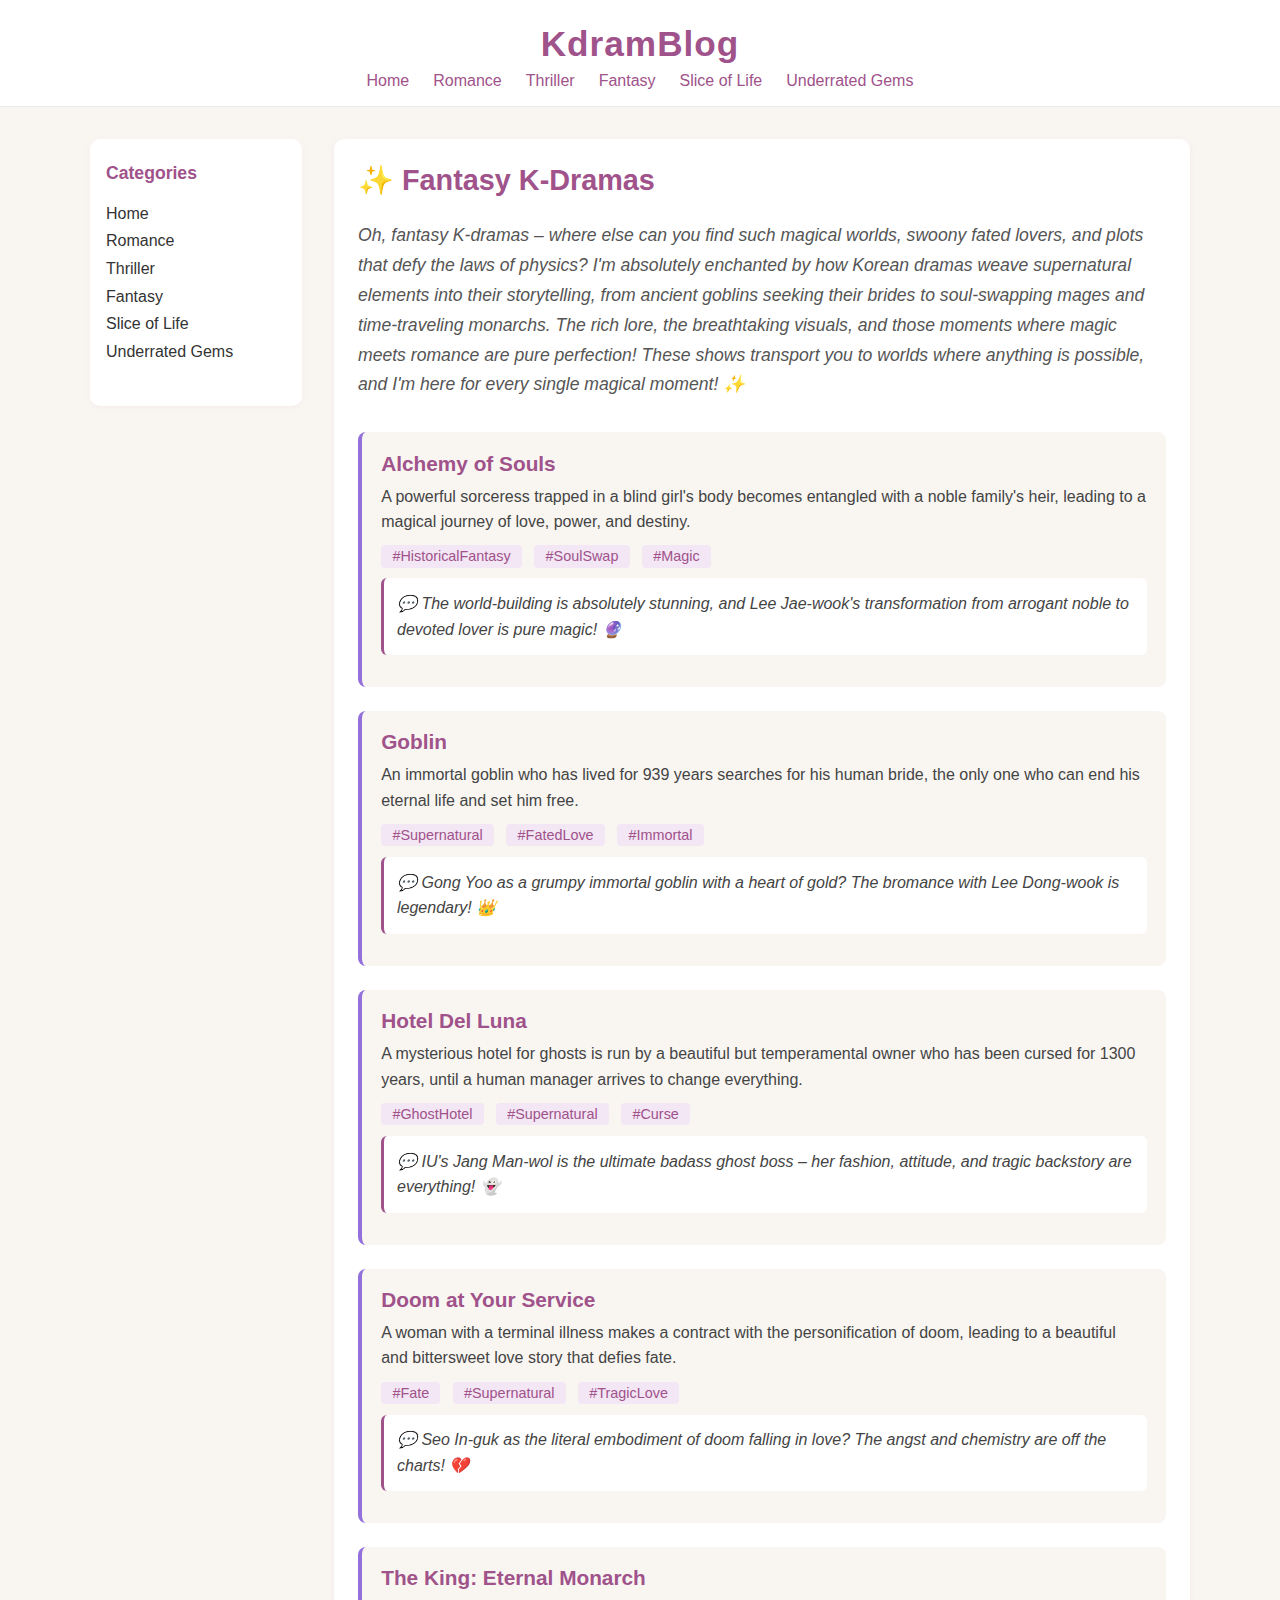
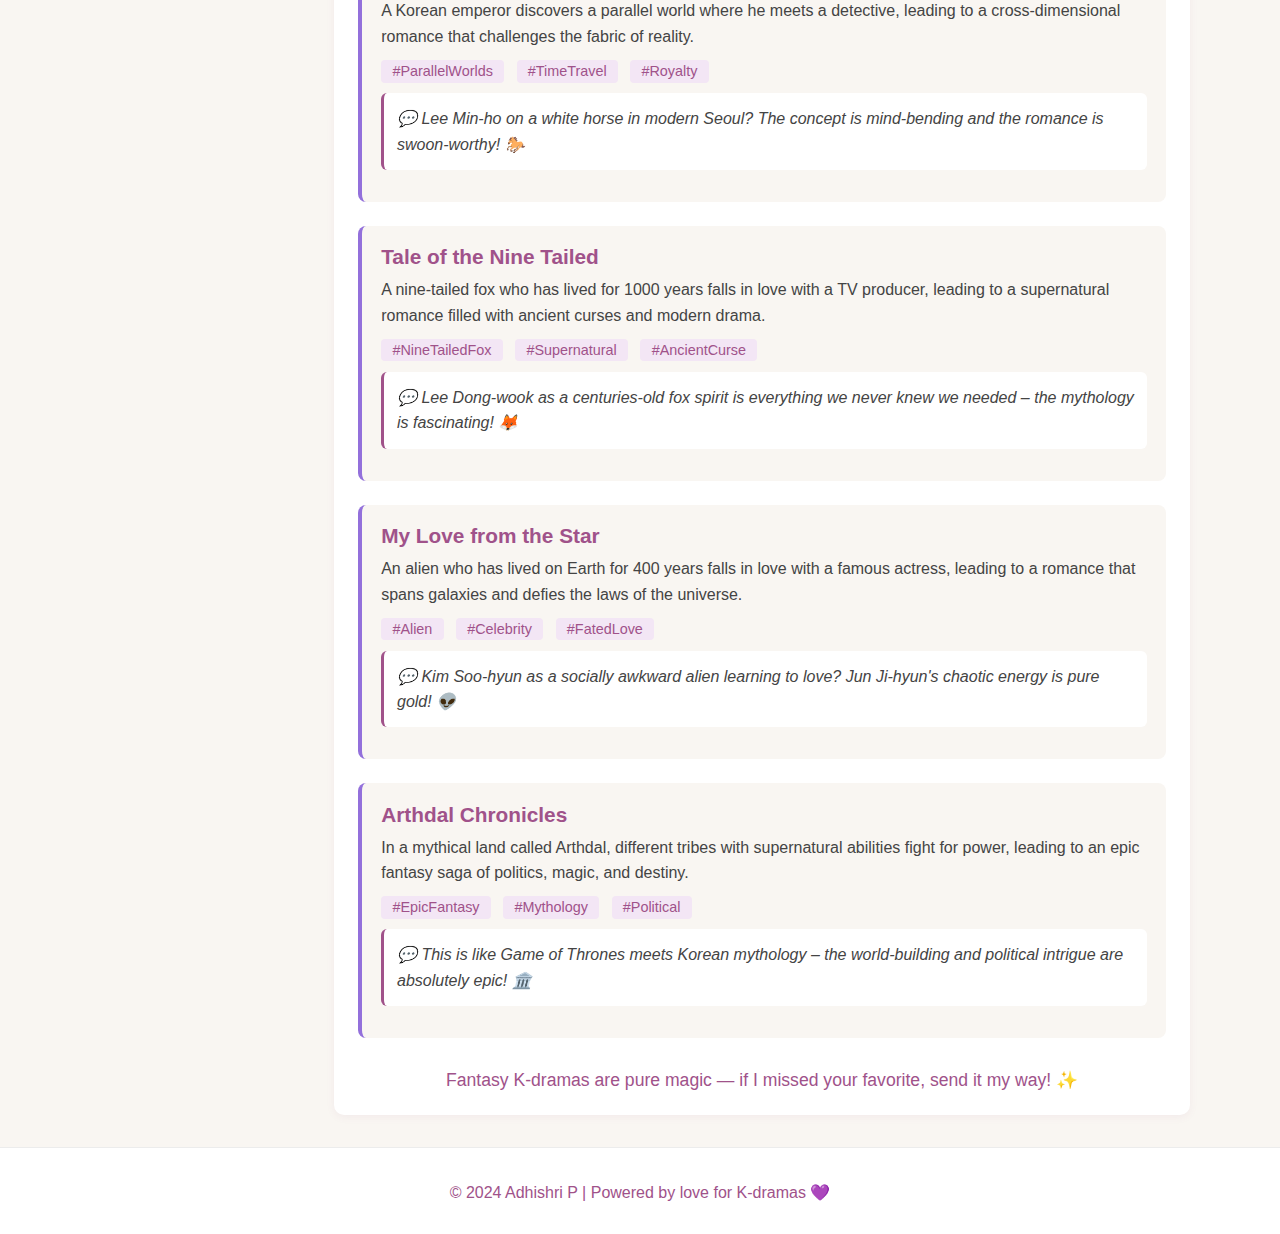
<file: fantasy.html>
<!DOCTYPE html>
<html lang="en">
<head>
  <meta charset="UTF-8">
  <meta name="viewport" content="width=device-width, initial-scale=1.0">
  <title>Fantasy K-Dramas - KdramBlog</title>
  <link rel="stylesheet" href="styles.css">
</head>
<body>
  <header>
    <h1>KdramBlog</h1>
    <nav class="main-nav">
      <ul>
        <li><a href="index.html">Home</a></li>
        <li><a href="romance.html">Romance</a></li>
        <li><a href="thriller.html">Thriller</a></li>
        <li><a href="fantasy.html">Fantasy</a></li>
        <li><a href="sliceoflife.html">Slice of Life</a></li>
        <li><a href="underrated.html">Underrated Gems</a></li>
      </ul>
    </nav>
  </header>
  <main>
    <aside class="sidebar">
      <h2>Categories</h2>
      <ul>
        <li><a href="index.html">Home</a></li>
        <li><a href="romance.html">Romance</a></li>
        <li><a href="thriller.html">Thriller</a></li>
        <li><a href="fantasy.html">Fantasy</a></li>
        <li><a href="sliceoflife.html">Slice of Life</a></li>
        <li><a href="underrated.html">Underrated Gems</a></li>
      </ul>
    </aside>
    <section class="content">
      <section class="fantasy-section">
        <h2>✨ Fantasy K-Dramas</h2>
        <p class="intro">Oh, fantasy K-dramas – where else can you find such magical worlds, swoony fated lovers, and plots that defy the laws of physics? I'm absolutely enchanted by how Korean dramas weave supernatural elements into their storytelling, from ancient goblins seeking their brides to soul-swapping mages and time-traveling monarchs. The rich lore, the breathtaking visuals, and those moments where magic meets romance are pure perfection! These shows transport you to worlds where anything is possible, and I'm here for every single magical moment! ✨</p>
        
        <div class="fantasy-dramas">
          <div class="fantasy-drama">
            <h3>Alchemy of Souls</h3>
            <p>A powerful sorceress trapped in a blind girl's body becomes entangled with a noble family's heir, leading to a magical journey of love, power, and destiny.</p>
            <div class="tags">
              <span>#HistoricalFantasy</span> <span>#SoulSwap</span> <span>#Magic</span>
            </div>
            <p class="commentary">💬 The world-building is absolutely stunning, and Lee Jae-wook's transformation from arrogant noble to devoted lover is pure magic! 🔮</p>
          </div>

          <div class="fantasy-drama">
            <h3>Goblin</h3>
            <p>An immortal goblin who has lived for 939 years searches for his human bride, the only one who can end his eternal life and set him free.</p>
            <div class="tags">
              <span>#Supernatural</span> <span>#FatedLove</span> <span>#Immortal</span>
            </div>
            <p class="commentary">💬 Gong Yoo as a grumpy immortal goblin with a heart of gold? The bromance with Lee Dong-wook is legendary! 👑</p>
          </div>

          <div class="fantasy-drama">
            <h3>Hotel Del Luna</h3>
            <p>A mysterious hotel for ghosts is run by a beautiful but temperamental owner who has been cursed for 1300 years, until a human manager arrives to change everything.</p>
            <div class="tags">
              <span>#GhostHotel</span> <span>#Supernatural</span> <span>#Curse</span>
            </div>
            <p class="commentary">💬 IU's Jang Man-wol is the ultimate badass ghost boss – her fashion, attitude, and tragic backstory are everything! 👻</p>
          </div>

          <div class="fantasy-drama">
            <h3>Doom at Your Service</h3>
            <p>A woman with a terminal illness makes a contract with the personification of doom, leading to a beautiful and bittersweet love story that defies fate.</p>
            <div class="tags">
              <span>#Fate</span> <span>#Supernatural</span> <span>#TragicLove</span>
            </div>
            <p class="commentary">💬 Seo In-guk as the literal embodiment of doom falling in love? The angst and chemistry are off the charts! 💔</p>
          </div>

          <div class="fantasy-drama">
            <h3>The King: Eternal Monarch</h3>
            <p>A Korean emperor discovers a parallel world where he meets a detective, leading to a cross-dimensional romance that challenges the fabric of reality.</p>
            <div class="tags">
              <span>#ParallelWorlds</span> <span>#TimeTravel</span> <span>#Royalty</span>
            </div>
            <p class="commentary">💬 Lee Min-ho on a white horse in modern Seoul? The concept is mind-bending and the romance is swoon-worthy! 🐎</p>
          </div>

          <div class="fantasy-drama">
            <h3>Tale of the Nine Tailed</h3>
            <p>A nine-tailed fox who has lived for 1000 years falls in love with a TV producer, leading to a supernatural romance filled with ancient curses and modern drama.</p>
            <div class="tags">
              <span>#NineTailedFox</span> <span>#Supernatural</span> <span>#AncientCurse</span>
            </div>
            <p class="commentary">💬 Lee Dong-wook as a centuries-old fox spirit is everything we never knew we needed – the mythology is fascinating! 🦊</p>
          </div>

          <div class="fantasy-drama">
            <h3>My Love from the Star</h3>
            <p>An alien who has lived on Earth for 400 years falls in love with a famous actress, leading to a romance that spans galaxies and defies the laws of the universe.</p>
            <div class="tags">
              <span>#Alien</span> <span>#Celebrity</span> <span>#FatedLove</span>
            </div>
            <p class="commentary">💬 Kim Soo-hyun as a socially awkward alien learning to love? Jun Ji-hyun's chaotic energy is pure gold! 👽</p>
          </div>

          <div class="fantasy-drama">
            <h3>Arthdal Chronicles</h3>
            <p>In a mythical land called Arthdal, different tribes with supernatural abilities fight for power, leading to an epic fantasy saga of politics, magic, and destiny.</p>
            <div class="tags">
              <span>#EpicFantasy</span> <span>#Mythology</span> <span>#Political</span>
            </div>
            <p class="commentary">💬 This is like Game of Thrones meets Korean mythology – the world-building and political intrigue are absolutely epic! 🏛️</p>
          </div>
        </div>
        
        <p class="closing">Fantasy K-dramas are pure magic — if I missed your favorite, send it my way! ✨</p>
      </section>
    </section>
  </main>
  <footer>
    <p>&copy; 2024 Adhishri P | Powered by love for K-dramas 💜</p>
  </footer>
  <script src="script.js"></script>
</body>
</html>
</file>
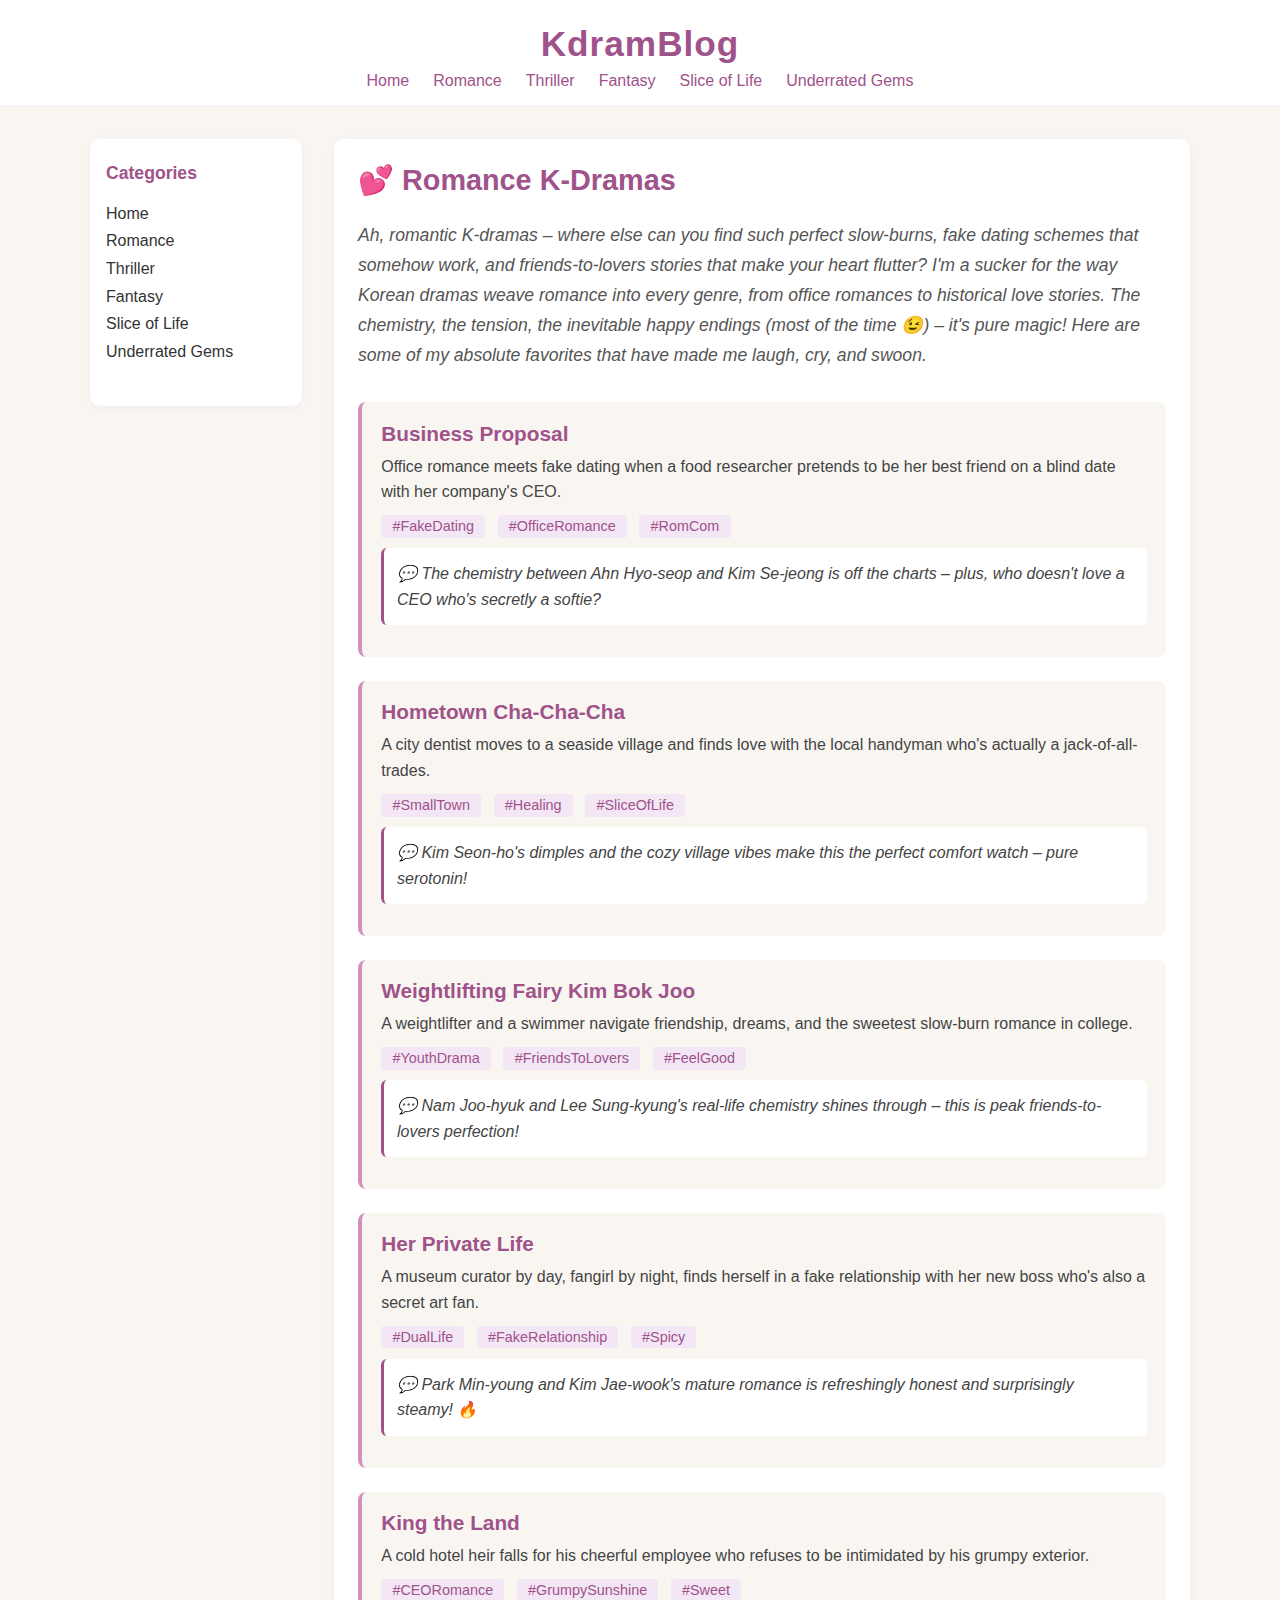
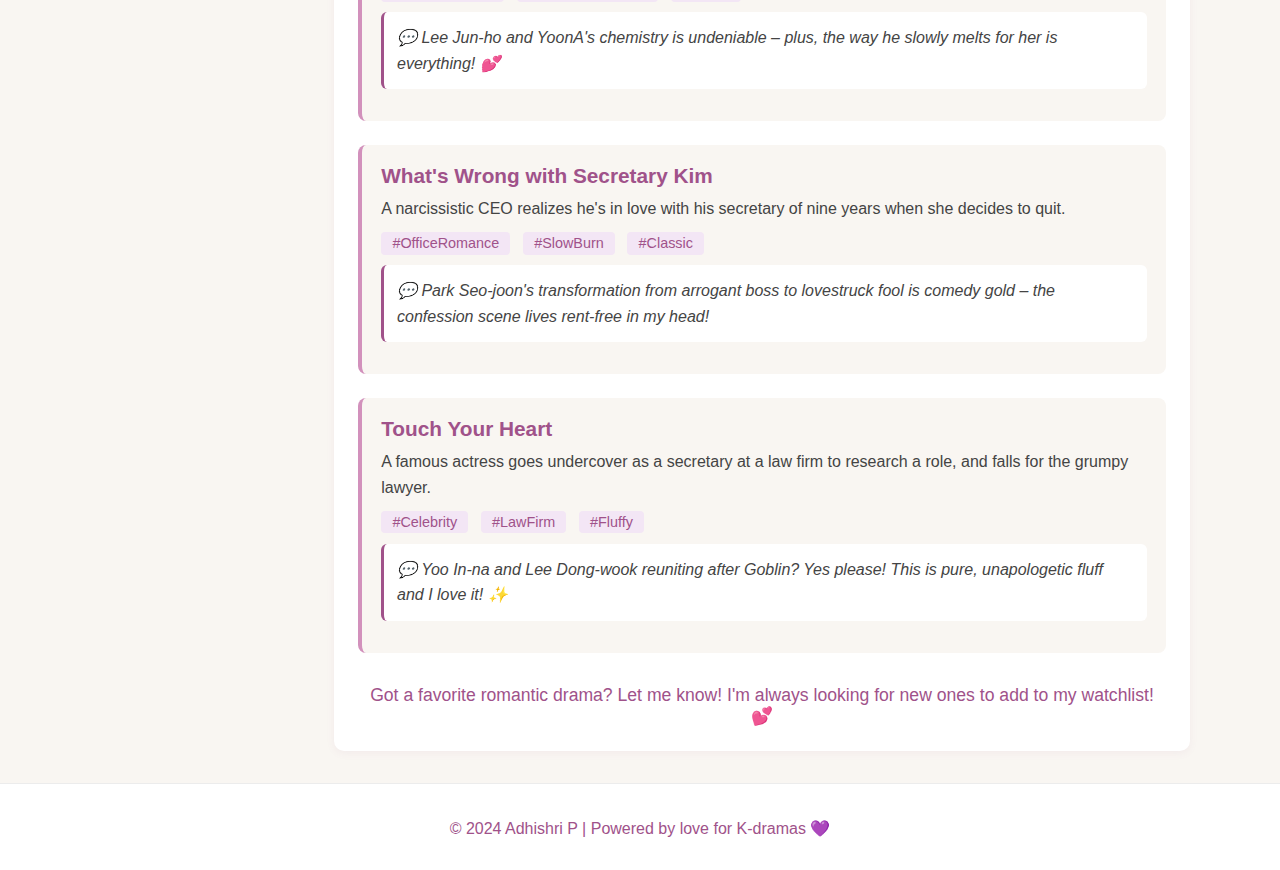
<file: romance.html>
<!DOCTYPE html>
<html lang="en">
<head>
  <meta charset="UTF-8">
  <meta name="viewport" content="width=device-width, initial-scale=1.0">
  <title>Romance K-Dramas - KdramBlog</title>
  <link rel="stylesheet" href="styles.css">
</head>
<body>
  <header>
    <h1>KdramBlog</h1>
    <nav class="main-nav">
      <ul>
        <li><a href="index.html">Home</a></li>
        <li><a href="romance.html">Romance</a></li>
        <li><a href="thriller.html">Thriller</a></li>
        <li><a href="fantasy.html">Fantasy</a></li>
        <li><a href="sliceoflife.html">Slice of Life</a></li>
        <li><a href="underrated.html">Underrated Gems</a></li>
      </ul>
    </nav>
  </header>
  <main>
    <aside class="sidebar">
      <h2>Categories</h2>
      <ul>
        <li><a href="index.html">Home</a></li>
        <li><a href="romance.html">Romance</a></li>
        <li><a href="thriller.html">Thriller</a></li>
        <li><a href="fantasy.html">Fantasy</a></li>
        <li><a href="sliceoflife.html">Slice of Life</a></li>
        <li><a href="underrated.html">Underrated Gems</a></li>
      </ul>
    </aside>
    <section class="content">
      <section class="romance-section">
        <h2>💕 Romance K-Dramas</h2>
        <p class="intro">Ah, romantic K-dramas – where else can you find such perfect slow-burns, fake dating schemes that somehow work, and friends-to-lovers stories that make your heart flutter? I'm a sucker for the way Korean dramas weave romance into every genre, from office romances to historical love stories. The chemistry, the tension, the inevitable happy endings (most of the time 😉) – it's pure magic! Here are some of my absolute favorites that have made me laugh, cry, and swoon.</p>
        
        <div class="romance-dramas">
          <div class="romance-drama">
            <h3>Business Proposal</h3>
            <p>Office romance meets fake dating when a food researcher pretends to be her best friend on a blind date with her company's CEO.</p>
            <div class="tags">
              <span>#FakeDating</span> <span>#OfficeRomance</span> <span>#RomCom</span>
            </div>
            <p class="commentary">💬 The chemistry between Ahn Hyo-seop and Kim Se-jeong is off the charts – plus, who doesn't love a CEO who's secretly a softie?</p>
          </div>

          <div class="romance-drama">
            <h3>Hometown Cha-Cha-Cha</h3>
            <p>A city dentist moves to a seaside village and finds love with the local handyman who's actually a jack-of-all-trades.</p>
            <div class="tags">
              <span>#SmallTown</span> <span>#Healing</span> <span>#SliceOfLife</span>
            </div>
            <p class="commentary">💬 Kim Seon-ho's dimples and the cozy village vibes make this the perfect comfort watch – pure serotonin!</p>
          </div>

          <div class="romance-drama">
            <h3>Weightlifting Fairy Kim Bok Joo</h3>
            <p>A weightlifter and a swimmer navigate friendship, dreams, and the sweetest slow-burn romance in college.</p>
            <div class="tags">
              <span>#YouthDrama</span> <span>#FriendsToLovers</span> <span>#FeelGood</span>
            </div>
            <p class="commentary">💬 Nam Joo-hyuk and Lee Sung-kyung's real-life chemistry shines through – this is peak friends-to-lovers perfection!</p>
          </div>

          <div class="romance-drama">
            <h3>Her Private Life</h3>
            <p>A museum curator by day, fangirl by night, finds herself in a fake relationship with her new boss who's also a secret art fan.</p>
            <div class="tags">
              <span>#DualLife</span> <span>#FakeRelationship</span> <span>#Spicy</span>
            </div>
            <p class="commentary">💬 Park Min-young and Kim Jae-wook's mature romance is refreshingly honest and surprisingly steamy! 🔥</p>
          </div>

          <div class="romance-drama">
            <h3>King the Land</h3>
            <p>A cold hotel heir falls for his cheerful employee who refuses to be intimidated by his grumpy exterior.</p>
            <div class="tags">
              <span>#CEORomance</span> <span>#GrumpySunshine</span> <span>#Sweet</span>
            </div>
            <p class="commentary">💬 Lee Jun-ho and YoonA's chemistry is undeniable – plus, the way he slowly melts for her is everything! 💕</p>
          </div>

          <div class="romance-drama">
            <h3>What's Wrong with Secretary Kim</h3>
            <p>A narcissistic CEO realizes he's in love with his secretary of nine years when she decides to quit.</p>
            <div class="tags">
              <span>#OfficeRomance</span> <span>#SlowBurn</span> <span>#Classic</span>
            </div>
            <p class="commentary">💬 Park Seo-joon's transformation from arrogant boss to lovestruck fool is comedy gold – the confession scene lives rent-free in my head!</p>
          </div>

          <div class="romance-drama">
            <h3>Touch Your Heart</h3>
            <p>A famous actress goes undercover as a secretary at a law firm to research a role, and falls for the grumpy lawyer.</p>
            <div class="tags">
              <span>#Celebrity</span> <span>#LawFirm</span> <span>#Fluffy</span>
            </div>
            <p class="commentary">💬 Yoo In-na and Lee Dong-wook reuniting after Goblin? Yes please! This is pure, unapologetic fluff and I love it! ✨</p>
          </div>
        </div>
        
        <p class="closing">Got a favorite romantic drama? Let me know! I'm always looking for new ones to add to my watchlist! 💕</p>
      </section>
    </section>
  </main>
  <footer>
    <p>&copy; 2024 Adhishri P | Powered by love for K-dramas 💜</p>
  </footer>
  <script src="script.js"></script>
</body>
</html>
</file>
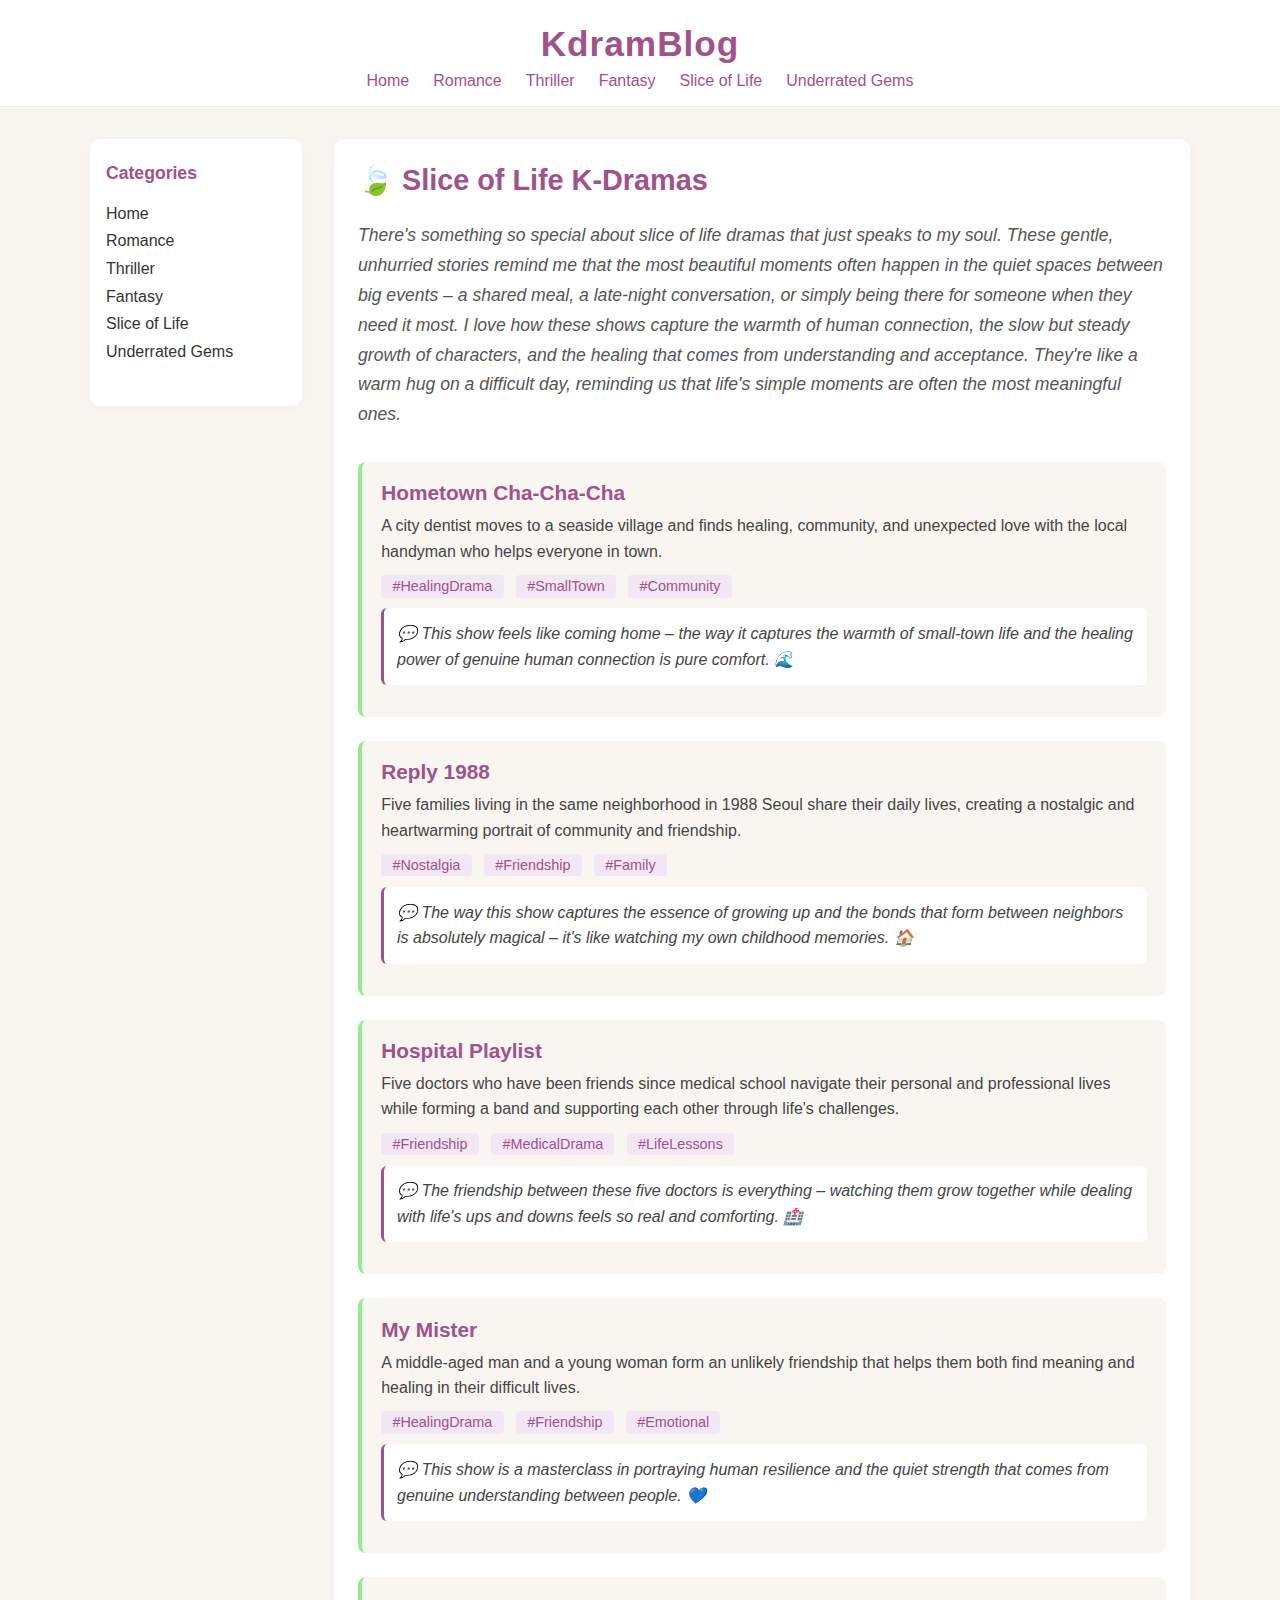
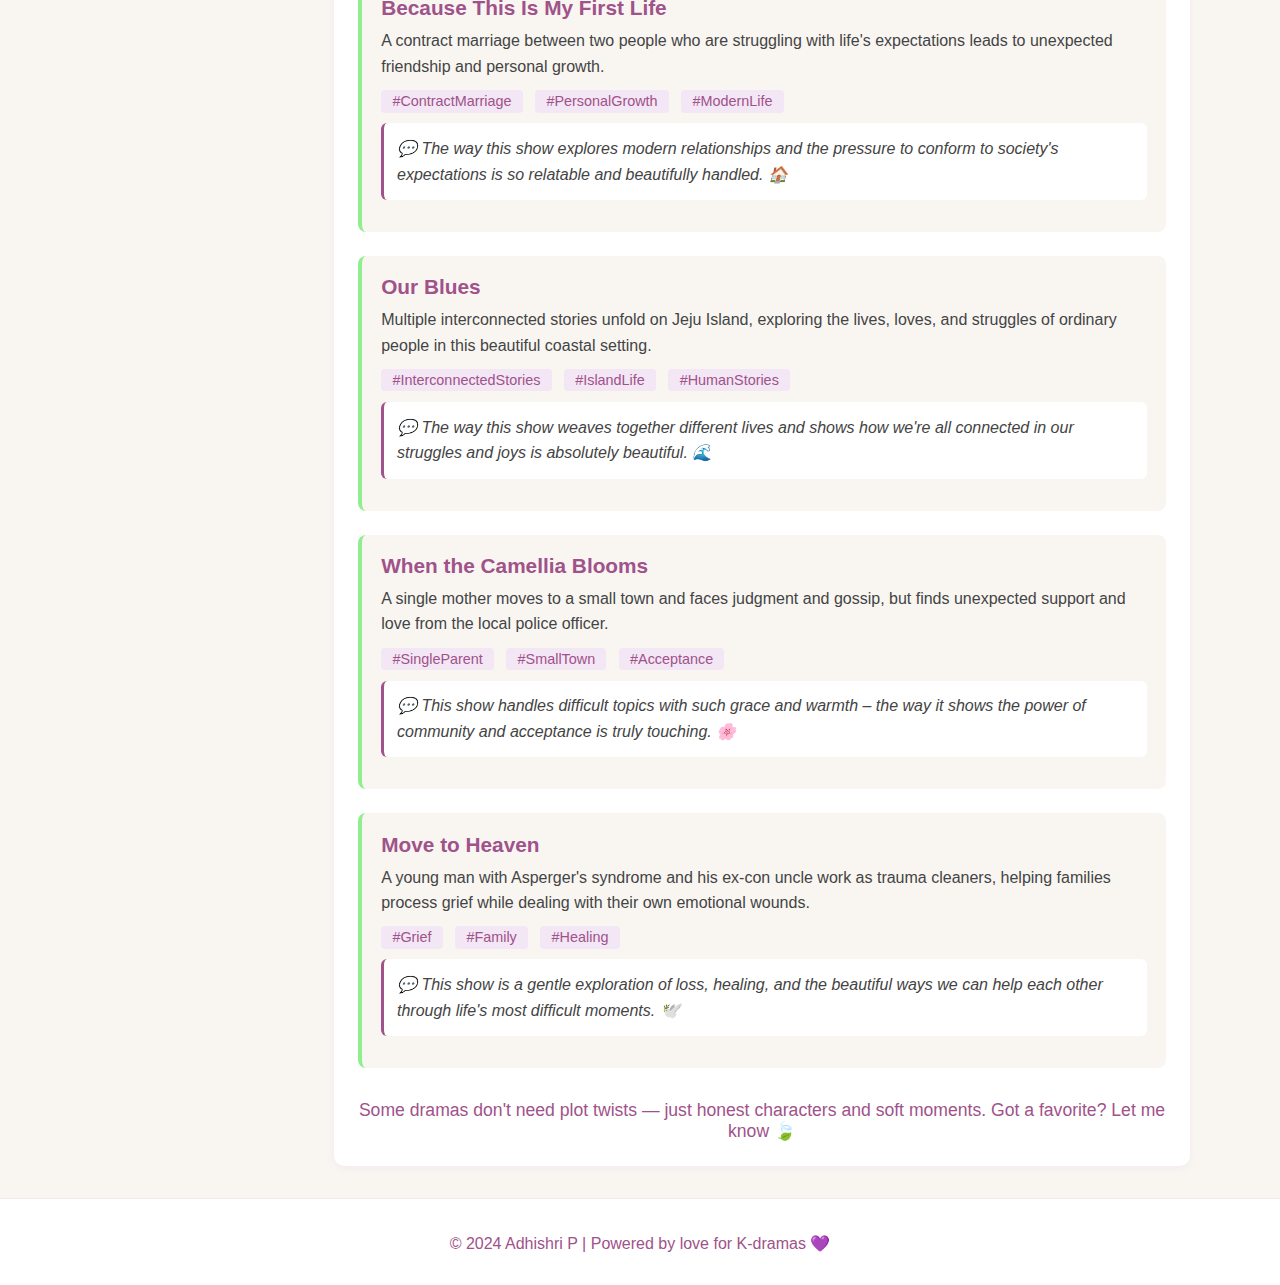
<file: sliceoflife.html>
<!DOCTYPE html>
<html lang="en">
<head>
  <meta charset="UTF-8">
  <meta name="viewport" content="width=device-width, initial-scale=1.0">
  <title>Slice of Life K-Dramas - KdramBlog</title>
  <link rel="stylesheet" href="styles.css">
</head>
<body>
  <header>
    <h1>KdramBlog</h1>
    <nav class="main-nav">
      <ul>
        <li><a href="index.html">Home</a></li>
        <li><a href="romance.html">Romance</a></li>
        <li><a href="thriller.html">Thriller</a></li>
        <li><a href="fantasy.html">Fantasy</a></li>
        <li><a href="sliceoflife.html">Slice of Life</a></li>
        <li><a href="underrated.html">Underrated Gems</a></li>
      </ul>
    </nav>
  </header>
  <main>
    <aside class="sidebar">
      <h2>Categories</h2>
      <ul>
        <li><a href="index.html">Home</a></li>
        <li><a href="romance.html">Romance</a></li>
        <li><a href="thriller.html">Thriller</a></li>
        <li><a href="fantasy.html">Fantasy</a></li>
        <li><a href="sliceoflife.html">Slice of Life</a></li>
        <li><a href="underrated.html">Underrated Gems</a></li>
      </ul>
    </aside>
    <section class="content">
      <section class="sliceoflife-section">
        <h2>🍃 Slice of Life K-Dramas</h2>
        <p class="intro">There's something so special about slice of life dramas that just speaks to my soul. These gentle, unhurried stories remind me that the most beautiful moments often happen in the quiet spaces between big events – a shared meal, a late-night conversation, or simply being there for someone when they need it most. I love how these shows capture the warmth of human connection, the slow but steady growth of characters, and the healing that comes from understanding and acceptance. They're like a warm hug on a difficult day, reminding us that life's simple moments are often the most meaningful ones.</p>
        
        <div class="sliceoflife-dramas">
          <div class="sliceoflife-drama">
            <h3>Hometown Cha-Cha-Cha</h3>
            <p>A city dentist moves to a seaside village and finds healing, community, and unexpected love with the local handyman who helps everyone in town.</p>
            <div class="tags">
              <span>#HealingDrama</span> <span>#SmallTown</span> <span>#Community</span>
            </div>
            <p class="commentary">💬 This show feels like coming home – the way it captures the warmth of small-town life and the healing power of genuine human connection is pure comfort. 🌊</p>
          </div>

          <div class="sliceoflife-drama">
            <h3>Reply 1988</h3>
            <p>Five families living in the same neighborhood in 1988 Seoul share their daily lives, creating a nostalgic and heartwarming portrait of community and friendship.</p>
            <div class="tags">
              <span>#Nostalgia</span> <span>#Friendship</span> <span>#Family</span>
            </div>
            <p class="commentary">💬 The way this show captures the essence of growing up and the bonds that form between neighbors is absolutely magical – it's like watching my own childhood memories. 🏠</p>
          </div>

          <div class="sliceoflife-drama">
            <h3>Hospital Playlist</h3>
            <p>Five doctors who have been friends since medical school navigate their personal and professional lives while forming a band and supporting each other through life's challenges.</p>
            <div class="tags">
              <span>#Friendship</span> <span>#MedicalDrama</span> <span>#LifeLessons</span>
            </div>
            <p class="commentary">💬 The friendship between these five doctors is everything – watching them grow together while dealing with life's ups and downs feels so real and comforting. 🏥</p>
          </div>

          <div class="sliceoflife-drama">
            <h3>My Mister</h3>
            <p>A middle-aged man and a young woman form an unlikely friendship that helps them both find meaning and healing in their difficult lives.</p>
            <div class="tags">
              <span>#HealingDrama</span> <span>#Friendship</span> <span>#Emotional</span>
            </div>
            <p class="commentary">💬 This show is a masterclass in portraying human resilience and the quiet strength that comes from genuine understanding between people. 💙</p>
          </div>

          <div class="sliceoflife-drama">
            <h3>Because This Is My First Life</h3>
            <p>A contract marriage between two people who are struggling with life's expectations leads to unexpected friendship and personal growth.</p>
            <div class="tags">
              <span>#ContractMarriage</span> <span>#PersonalGrowth</span> <span>#ModernLife</span>
            </div>
            <p class="commentary">💬 The way this show explores modern relationships and the pressure to conform to society's expectations is so relatable and beautifully handled. 🏠</p>
          </div>

          <div class="sliceoflife-drama">
            <h3>Our Blues</h3>
            <p>Multiple interconnected stories unfold on Jeju Island, exploring the lives, loves, and struggles of ordinary people in this beautiful coastal setting.</p>
            <div class="tags">
              <span>#InterconnectedStories</span> <span>#IslandLife</span> <span>#HumanStories</span>
            </div>
            <p class="commentary">💬 The way this show weaves together different lives and shows how we're all connected in our struggles and joys is absolutely beautiful. 🌊</p>
          </div>

          <div class="sliceoflife-drama">
            <h3>When the Camellia Blooms</h3>
            <p>A single mother moves to a small town and faces judgment and gossip, but finds unexpected support and love from the local police officer.</p>
            <div class="tags">
              <span>#SingleParent</span> <span>#SmallTown</span> <span>#Acceptance</span>
            </div>
            <p class="commentary">💬 This show handles difficult topics with such grace and warmth – the way it shows the power of community and acceptance is truly touching. 🌸</p>
          </div>

          <div class="sliceoflife-drama">
            <h3>Move to Heaven</h3>
            <p>A young man with Asperger's syndrome and his ex-con uncle work as trauma cleaners, helping families process grief while dealing with their own emotional wounds.</p>
            <div class="tags">
              <span>#Grief</span> <span>#Family</span> <span>#Healing</span>
            </div>
            <p class="commentary">💬 This show is a gentle exploration of loss, healing, and the beautiful ways we can help each other through life's most difficult moments. 🕊️</p>
          </div>
        </div>
        
        <p class="closing">Some dramas don't need plot twists — just honest characters and soft moments. Got a favorite? Let me know 🍃</p>
      </section>
    </section>
  </main>
  <footer>
    <p>&copy; 2024 Adhishri P | Powered by love for K-dramas 💜</p>
  </footer>
  <script src="script.js"></script>
</body>
</html>
</file>
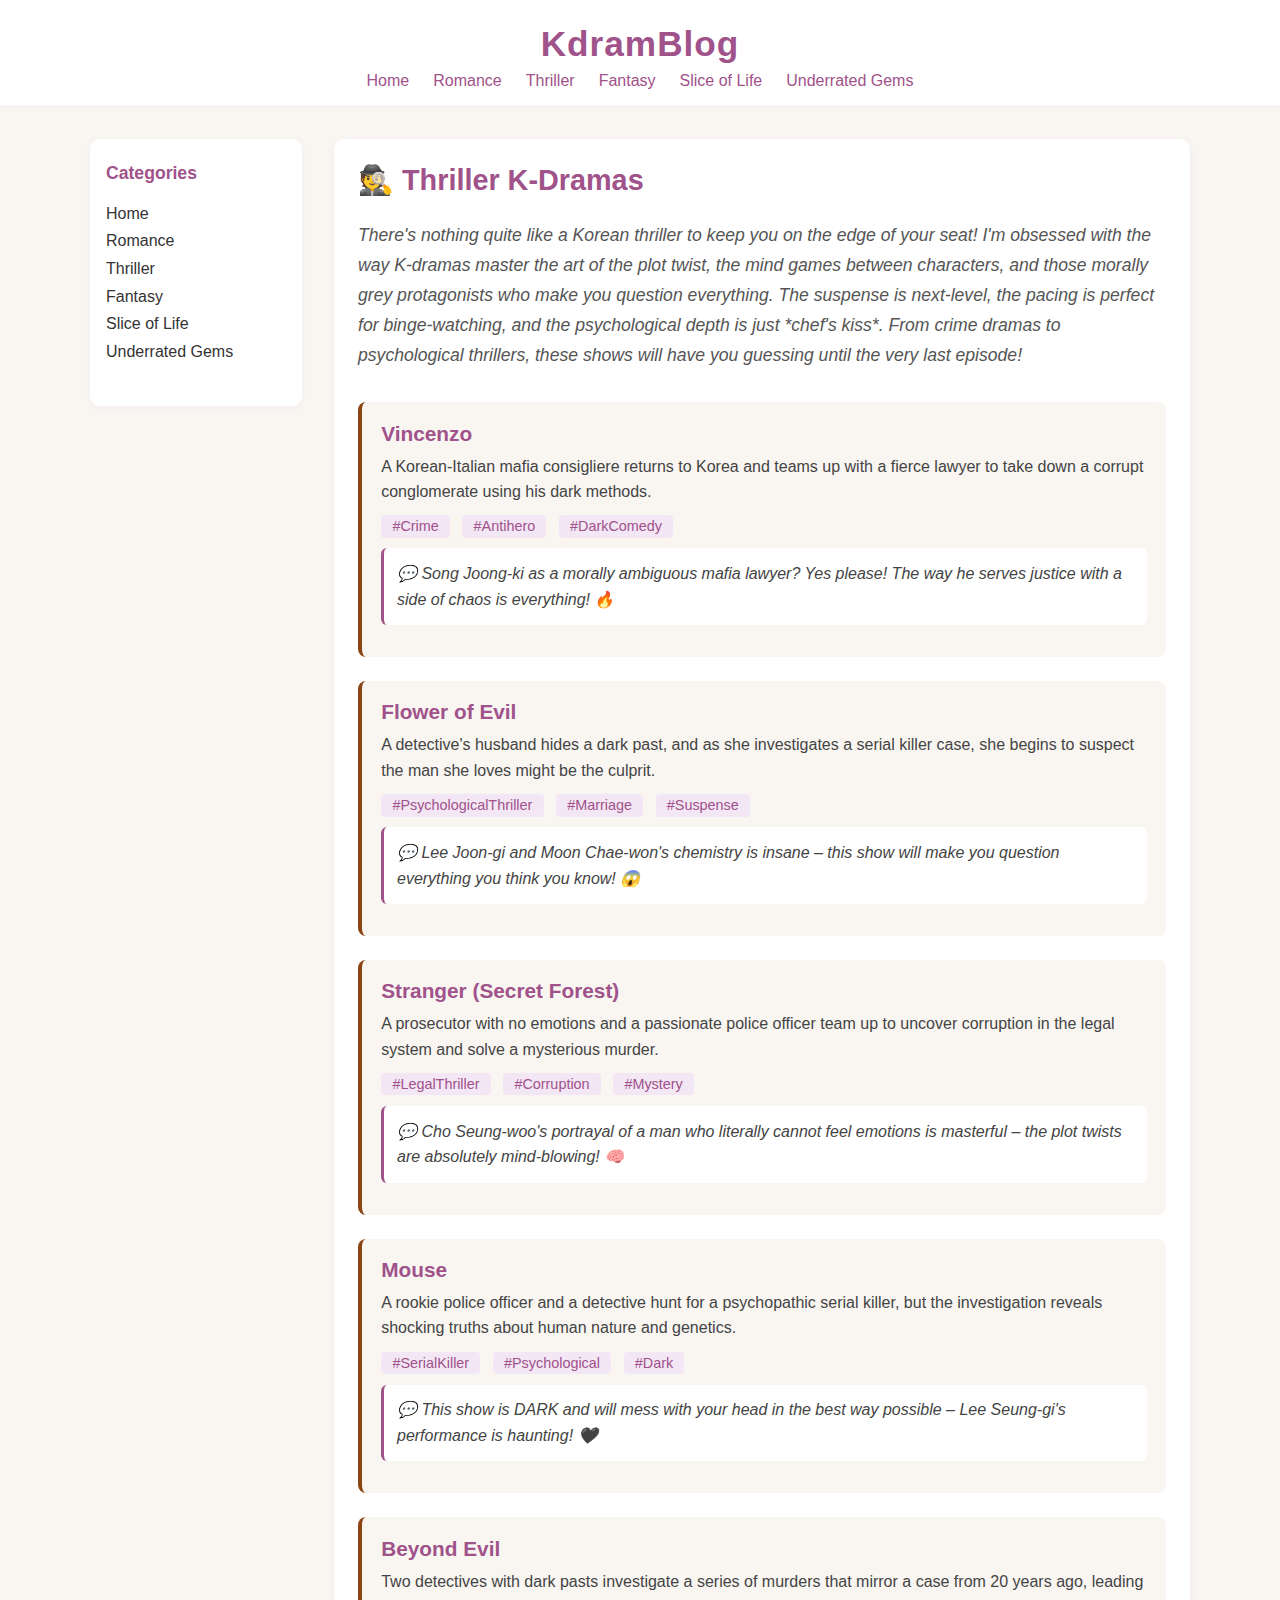
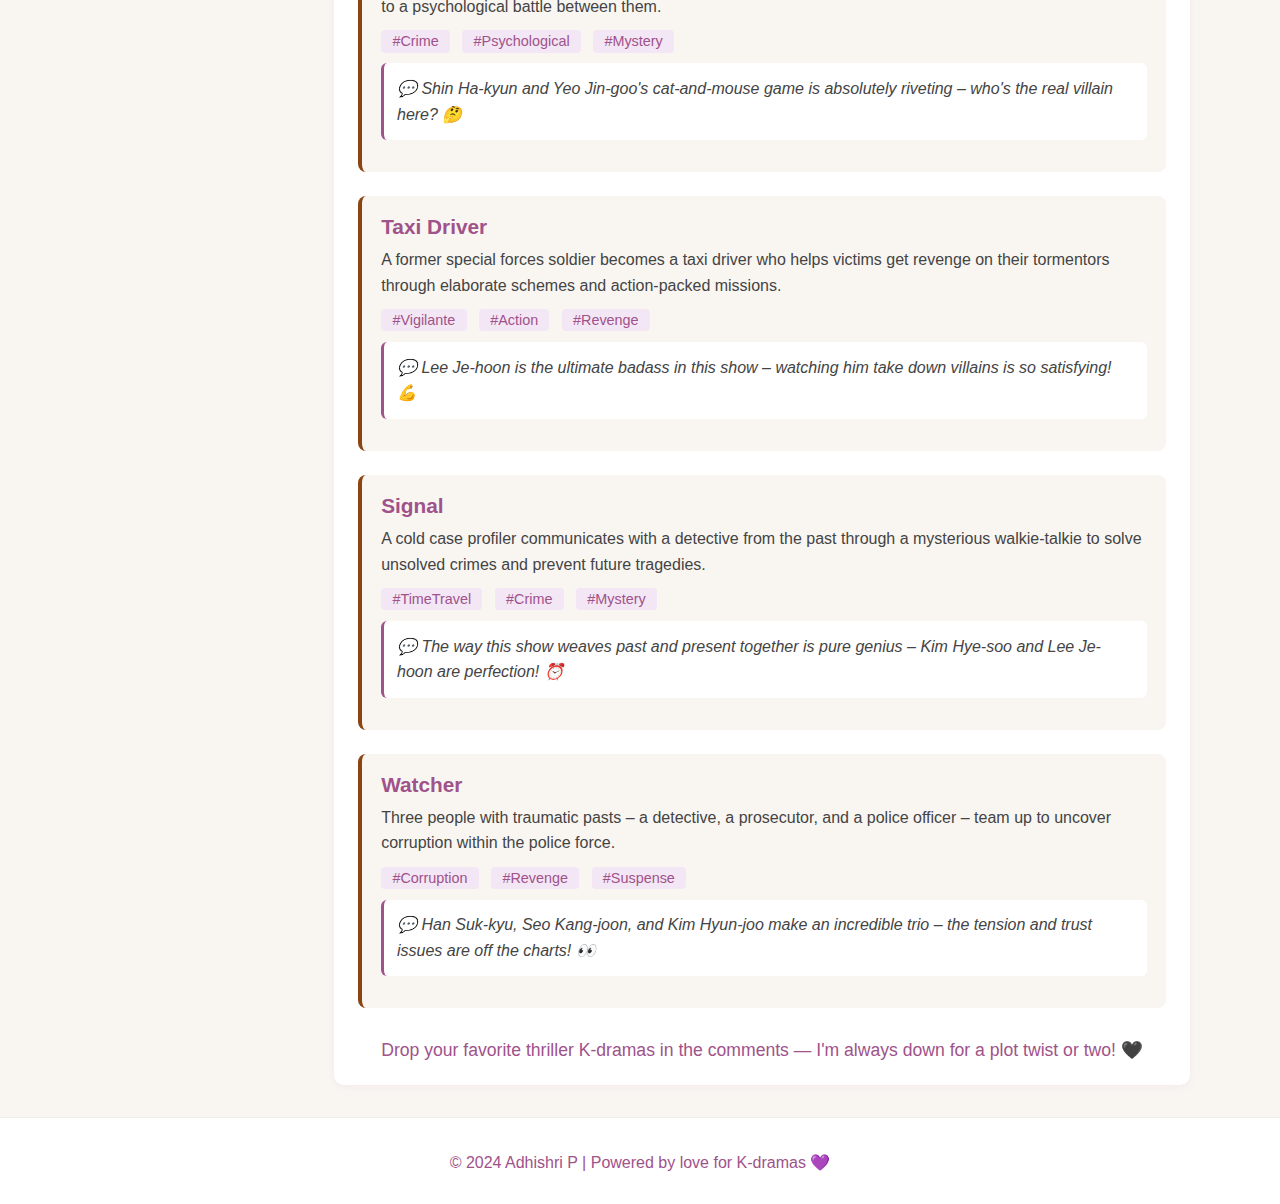
<file: thriller.html>
<!DOCTYPE html>
<html lang="en">
<head>
  <meta charset="UTF-8">
  <meta name="viewport" content="width=device-width, initial-scale=1.0">
  <title>Thriller K-Dramas - KdramBlog</title>
  <link rel="stylesheet" href="styles.css">
</head>
<body>
  <header>
    <h1>KdramBlog</h1>
    <nav class="main-nav">
      <ul>
        <li><a href="index.html">Home</a></li>
        <li><a href="romance.html">Romance</a></li>
        <li><a href="thriller.html">Thriller</a></li>
        <li><a href="fantasy.html">Fantasy</a></li>
        <li><a href="sliceoflife.html">Slice of Life</a></li>
        <li><a href="underrated.html">Underrated Gems</a></li>
      </ul>
    </nav>
  </header>
  <main>
    <aside class="sidebar">
      <h2>Categories</h2>
      <ul>
        <li><a href="index.html">Home</a></li>
        <li><a href="romance.html">Romance</a></li>
        <li><a href="thriller.html">Thriller</a></li>
        <li><a href="fantasy.html">Fantasy</a></li>
        <li><a href="sliceoflife.html">Slice of Life</a></li>
        <li><a href="underrated.html">Underrated Gems</a></li>
      </ul>
    </aside>
    <section class="content">
      <section class="thriller-section">
        <h2>🕵️ Thriller K-Dramas</h2>
        <p class="intro">There's nothing quite like a Korean thriller to keep you on the edge of your seat! I'm obsessed with the way K-dramas master the art of the plot twist, the mind games between characters, and those morally grey protagonists who make you question everything. The suspense is next-level, the pacing is perfect for binge-watching, and the psychological depth is just *chef's kiss*. From crime dramas to psychological thrillers, these shows will have you guessing until the very last episode!</p>
        
        <div class="thriller-dramas">
          <div class="thriller-drama">
            <h3>Vincenzo</h3>
            <p>A Korean-Italian mafia consigliere returns to Korea and teams up with a fierce lawyer to take down a corrupt conglomerate using his dark methods.</p>
            <div class="tags">
              <span>#Crime</span> <span>#Antihero</span> <span>#DarkComedy</span>
            </div>
            <p class="commentary">💬 Song Joong-ki as a morally ambiguous mafia lawyer? Yes please! The way he serves justice with a side of chaos is everything! 🔥</p>
          </div>

          <div class="thriller-drama">
            <h3>Flower of Evil</h3>
            <p>A detective's husband hides a dark past, and as she investigates a serial killer case, she begins to suspect the man she loves might be the culprit.</p>
            <div class="tags">
              <span>#PsychologicalThriller</span> <span>#Marriage</span> <span>#Suspense</span>
            </div>
            <p class="commentary">💬 Lee Joon-gi and Moon Chae-won's chemistry is insane – this show will make you question everything you think you know! 😱</p>
          </div>

          <div class="thriller-drama">
            <h3>Stranger (Secret Forest)</h3>
            <p>A prosecutor with no emotions and a passionate police officer team up to uncover corruption in the legal system and solve a mysterious murder.</p>
            <div class="tags">
              <span>#LegalThriller</span> <span>#Corruption</span> <span>#Mystery</span>
            </div>
            <p class="commentary">💬 Cho Seung-woo's portrayal of a man who literally cannot feel emotions is masterful – the plot twists are absolutely mind-blowing! 🧠</p>
          </div>

          <div class="thriller-drama">
            <h3>Mouse</h3>
            <p>A rookie police officer and a detective hunt for a psychopathic serial killer, but the investigation reveals shocking truths about human nature and genetics.</p>
            <div class="tags">
              <span>#SerialKiller</span> <span>#Psychological</span> <span>#Dark</span>
            </div>
            <p class="commentary">💬 This show is DARK and will mess with your head in the best way possible – Lee Seung-gi's performance is haunting! 🖤</p>
          </div>

          <div class="thriller-drama">
            <h3>Beyond Evil</h3>
            <p>Two detectives with dark pasts investigate a series of murders that mirror a case from 20 years ago, leading to a psychological battle between them.</p>
            <div class="tags">
              <span>#Crime</span> <span>#Psychological</span> <span>#Mystery</span>
            </div>
            <p class="commentary">💬 Shin Ha-kyun and Yeo Jin-goo's cat-and-mouse game is absolutely riveting – who's the real villain here? 🤔</p>
          </div>

          <div class="thriller-drama">
            <h3>Taxi Driver</h3>
            <p>A former special forces soldier becomes a taxi driver who helps victims get revenge on their tormentors through elaborate schemes and action-packed missions.</p>
            <div class="tags">
              <span>#Vigilante</span> <span>#Action</span> <span>#Revenge</span>
            </div>
            <p class="commentary">💬 Lee Je-hoon is the ultimate badass in this show – watching him take down villains is so satisfying! 💪</p>
          </div>

          <div class="thriller-drama">
            <h3>Signal</h3>
            <p>A cold case profiler communicates with a detective from the past through a mysterious walkie-talkie to solve unsolved crimes and prevent future tragedies.</p>
            <div class="tags">
              <span>#TimeTravel</span> <span>#Crime</span> <span>#Mystery</span>
            </div>
            <p class="commentary">💬 The way this show weaves past and present together is pure genius – Kim Hye-soo and Lee Je-hoon are perfection! ⏰</p>
          </div>

          <div class="thriller-drama">
            <h3>Watcher</h3>
            <p>Three people with traumatic pasts – a detective, a prosecutor, and a police officer – team up to uncover corruption within the police force.</p>
            <div class="tags">
              <span>#Corruption</span> <span>#Revenge</span> <span>#Suspense</span>
            </div>
            <p class="commentary">💬 Han Suk-kyu, Seo Kang-joon, and Kim Hyun-joo make an incredible trio – the tension and trust issues are off the charts! 👀</p>
          </div>
        </div>
        
        <p class="closing">Drop your favorite thriller K-dramas in the comments — I'm always down for a plot twist or two! 🖤</p>
      </section>
    </section>
  </main>
  <footer>
    <p>&copy; 2024 Adhishri P | Powered by love for K-dramas 💜</p>
  </footer>
  <script src="script.js"></script>
</body>
</html>
</file>
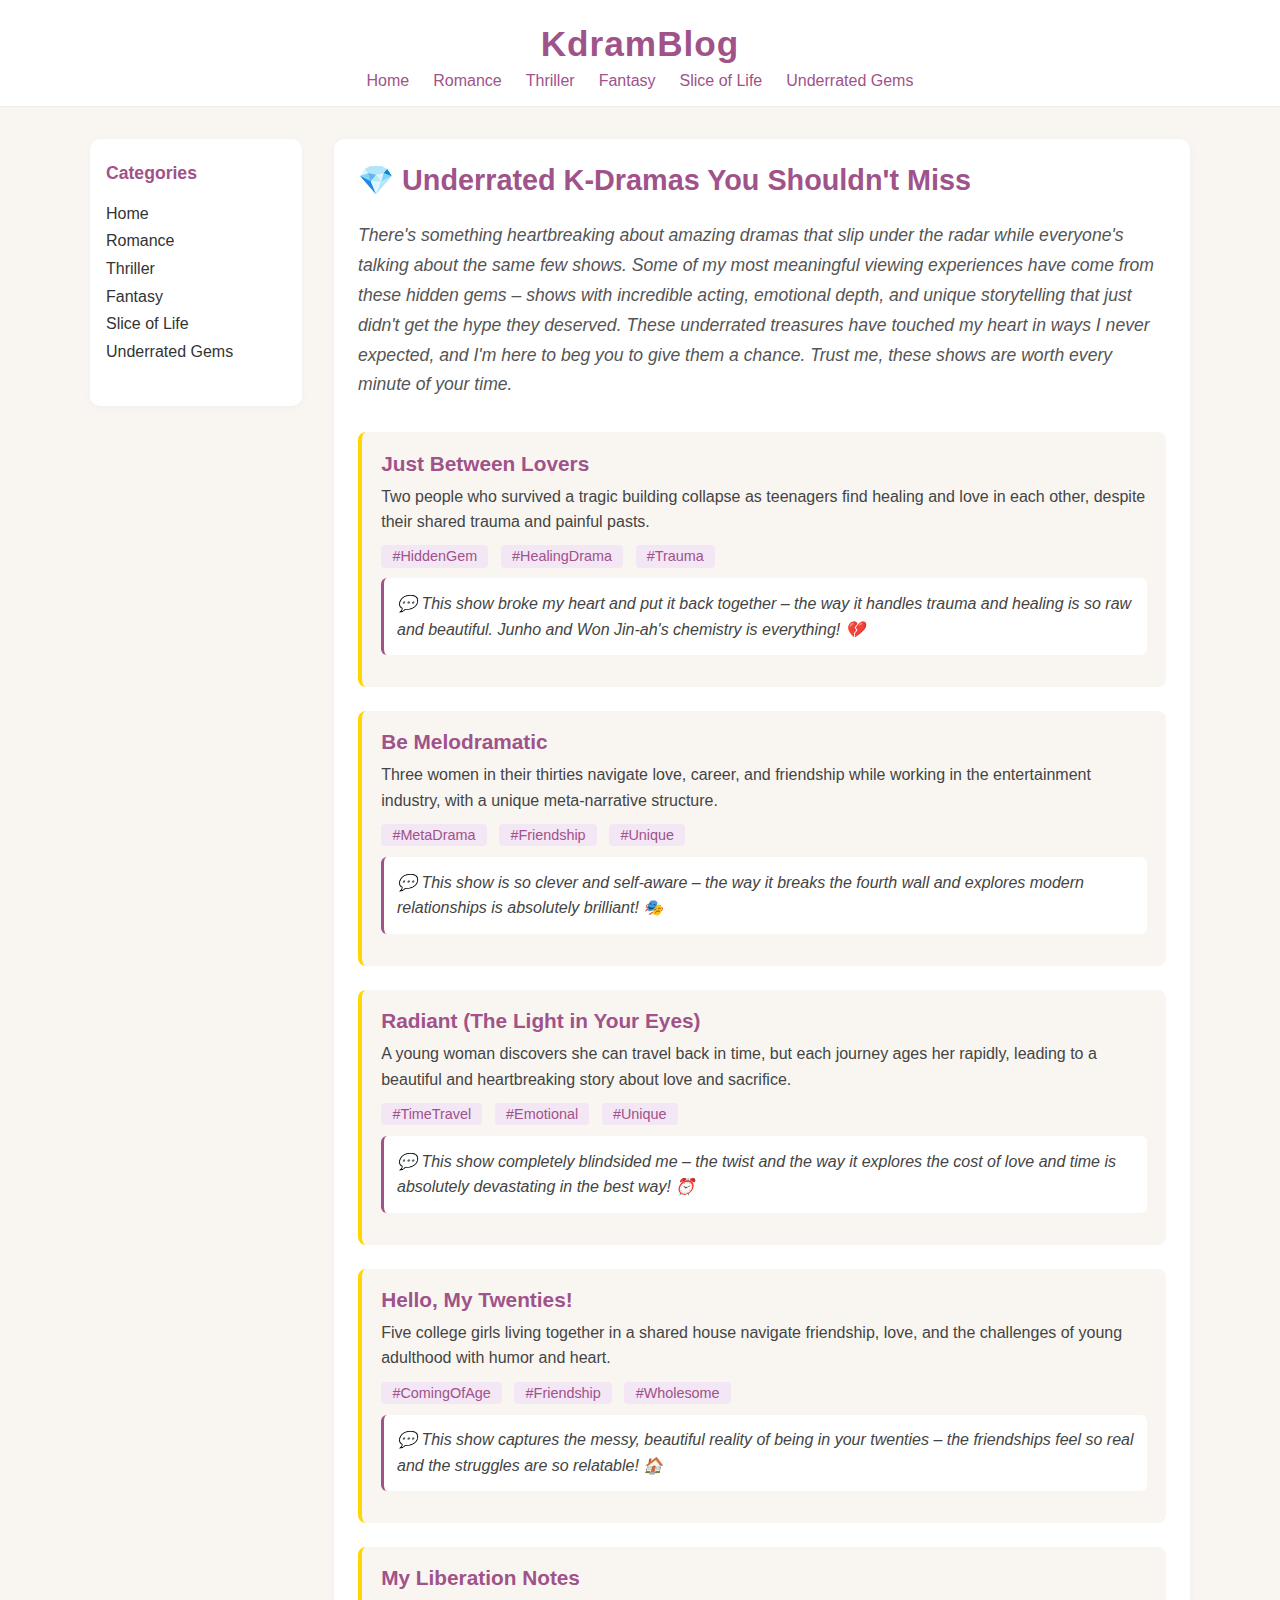
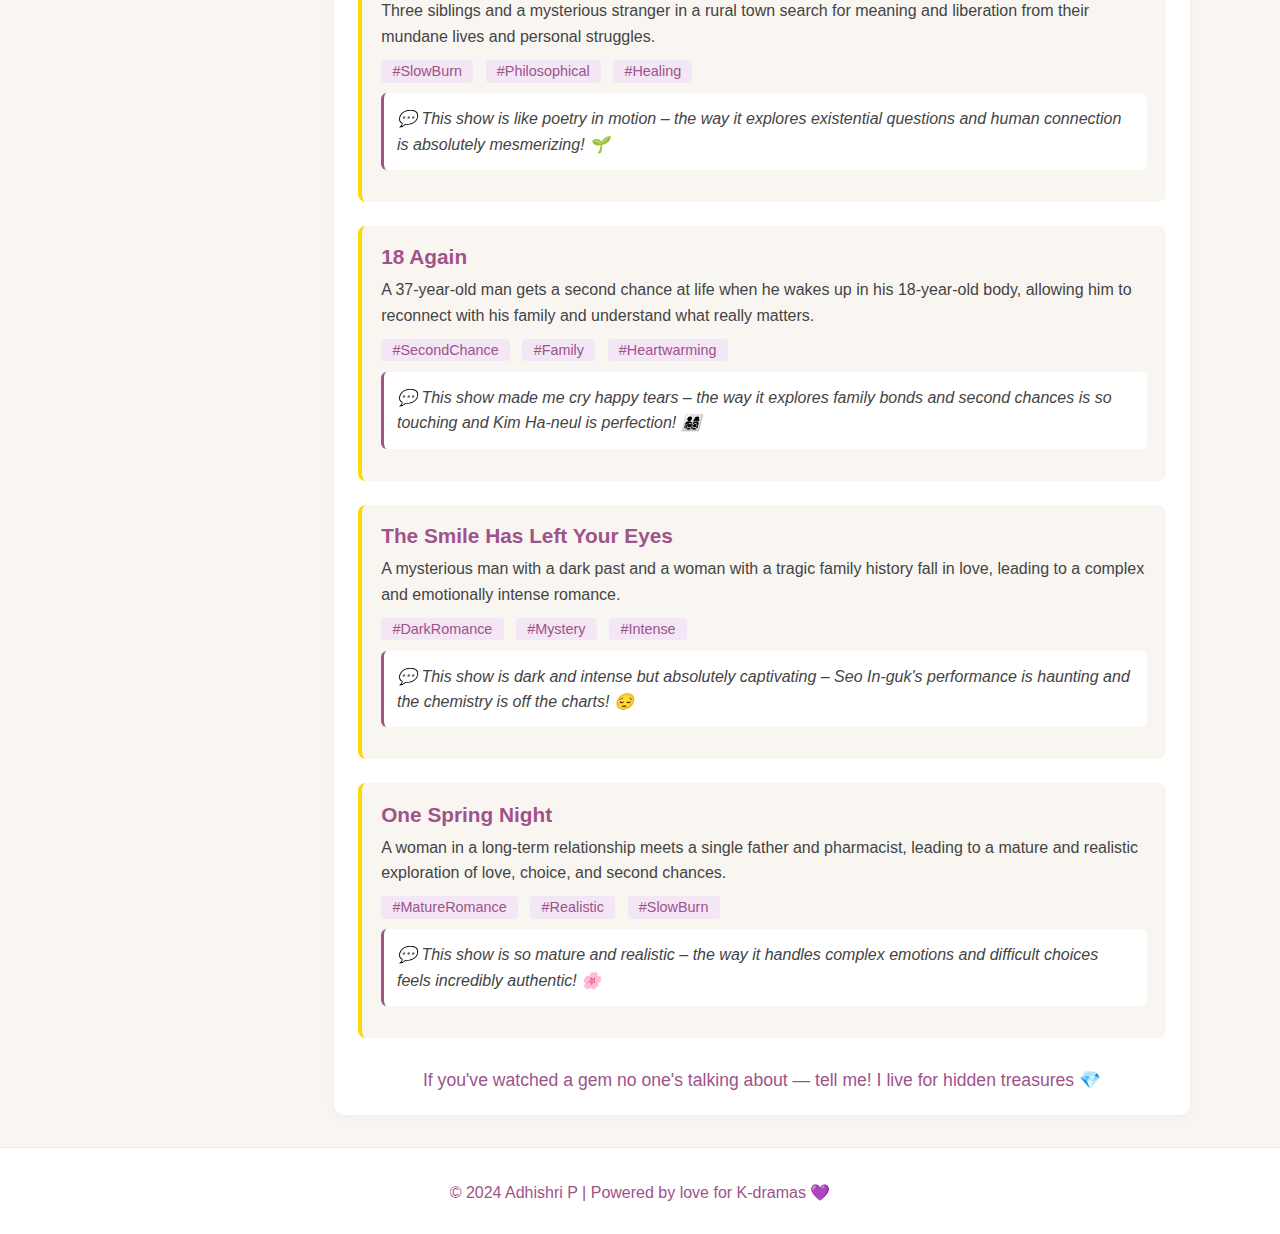
<file: underrated.html>
<!DOCTYPE html>
<html lang="en">
<head>
  <meta charset="UTF-8">
  <meta name="viewport" content="width=device-width, initial-scale=1.0">
  <title>Underrated K-Dramas - KdramBlog</title>
  <link rel="stylesheet" href="styles.css">
</head>
<body>
  <header>
    <h1>KdramBlog</h1>
    <nav class="main-nav">
      <ul>
        <li><a href="index.html">Home</a></li>
        <li><a href="romance.html">Romance</a></li>
        <li><a href="thriller.html">Thriller</a></li>
        <li><a href="fantasy.html">Fantasy</a></li>
        <li><a href="sliceoflife.html">Slice of Life</a></li>
        <li><a href="underrated.html">Underrated Gems</a></li>
      </ul>
    </nav>
  </header>
  <main>
    <aside class="sidebar">
      <h2>Categories</h2>
      <ul>
        <li><a href="index.html">Home</a></li>
        <li><a href="romance.html">Romance</a></li>
        <li><a href="thriller.html">Thriller</a></li>
        <li><a href="fantasy.html">Fantasy</a></li>
        <li><a href="sliceoflife.html">Slice of Life</a></li>
        <li><a href="underrated.html">Underrated Gems</a></li>
      </ul>
    </aside>
    <section class="content">
      <section class="underrated-section">
        <h2>💎 Underrated K-Dramas You Shouldn't Miss</h2>
        <p class="intro">There's something heartbreaking about amazing dramas that slip under the radar while everyone's talking about the same few shows. Some of my most meaningful viewing experiences have come from these hidden gems – shows with incredible acting, emotional depth, and unique storytelling that just didn't get the hype they deserved. These underrated treasures have touched my heart in ways I never expected, and I'm here to beg you to give them a chance. Trust me, these shows are worth every minute of your time.</p>
        
        <div class="underrated-dramas">
          <div class="underrated-drama">
            <h3>Just Between Lovers</h3>
            <p>Two people who survived a tragic building collapse as teenagers find healing and love in each other, despite their shared trauma and painful pasts.</p>
            <div class="tags">
              <span>#HiddenGem</span> <span>#HealingDrama</span> <span>#Trauma</span>
            </div>
            <p class="commentary">💬 This show broke my heart and put it back together – the way it handles trauma and healing is so raw and beautiful. Junho and Won Jin-ah's chemistry is everything! 💔</p>
          </div>

          <div class="underrated-drama">
            <h3>Be Melodramatic</h3>
            <p>Three women in their thirties navigate love, career, and friendship while working in the entertainment industry, with a unique meta-narrative structure.</p>
            <div class="tags">
              <span>#MetaDrama</span> <span>#Friendship</span> <span>#Unique</span>
            </div>
            <p class="commentary">💬 This show is so clever and self-aware – the way it breaks the fourth wall and explores modern relationships is absolutely brilliant! 🎭</p>
          </div>

          <div class="underrated-drama">
            <h3>Radiant (The Light in Your Eyes)</h3>
            <p>A young woman discovers she can travel back in time, but each journey ages her rapidly, leading to a beautiful and heartbreaking story about love and sacrifice.</p>
            <div class="tags">
              <span>#TimeTravel</span> <span>#Emotional</span> <span>#Unique</span>
            </div>
            <p class="commentary">💬 This show completely blindsided me – the twist and the way it explores the cost of love and time is absolutely devastating in the best way! ⏰</p>
          </div>

          <div class="underrated-drama">
            <h3>Hello, My Twenties!</h3>
            <p>Five college girls living together in a shared house navigate friendship, love, and the challenges of young adulthood with humor and heart.</p>
            <div class="tags">
              <span>#ComingOfAge</span> <span>#Friendship</span> <span>#Wholesome</span>
            </div>
            <p class="commentary">💬 This show captures the messy, beautiful reality of being in your twenties – the friendships feel so real and the struggles are so relatable! 🏠</p>
          </div>

          <div class="underrated-drama">
            <h3>My Liberation Notes</h3>
            <p>Three siblings and a mysterious stranger in a rural town search for meaning and liberation from their mundane lives and personal struggles.</p>
            <div class="tags">
              <span>#SlowBurn</span> <span>#Philosophical</span> <span>#Healing</span>
            </div>
            <p class="commentary">💬 This show is like poetry in motion – the way it explores existential questions and human connection is absolutely mesmerizing! 🌱</p>
          </div>

          <div class="underrated-drama">
            <h3>18 Again</h3>
            <p>A 37-year-old man gets a second chance at life when he wakes up in his 18-year-old body, allowing him to reconnect with his family and understand what really matters.</p>
            <div class="tags">
              <span>#SecondChance</span> <span>#Family</span> <span>#Heartwarming</span>
            </div>
            <p class="commentary">💬 This show made me cry happy tears – the way it explores family bonds and second chances is so touching and Kim Ha-neul is perfection! 👨‍👩‍👧‍👦</p>
          </div>

          <div class="underrated-drama">
            <h3>The Smile Has Left Your Eyes</h3>
            <p>A mysterious man with a dark past and a woman with a tragic family history fall in love, leading to a complex and emotionally intense romance.</p>
            <div class="tags">
              <span>#DarkRomance</span> <span>#Mystery</span> <span>#Intense</span>
            </div>
            <p class="commentary">💬 This show is dark and intense but absolutely captivating – Seo In-guk's performance is haunting and the chemistry is off the charts! 😔</p>
          </div>

          <div class="underrated-drama">
            <h3>One Spring Night</h3>
            <p>A woman in a long-term relationship meets a single father and pharmacist, leading to a mature and realistic exploration of love, choice, and second chances.</p>
            <div class="tags">
              <span>#MatureRomance</span> <span>#Realistic</span> <span>#SlowBurn</span>
            </div>
            <p class="commentary">💬 This show is so mature and realistic – the way it handles complex emotions and difficult choices feels incredibly authentic! 🌸</p>
          </div>
        </div>
        
        <p class="closing">If you've watched a gem no one's talking about — tell me! I live for hidden treasures 💎</p>
      </section>
    </section>
  </main>
  <footer>
    <p>&copy; 2024 Adhishri P | Powered by love for K-dramas 💜</p>
  </footer>
  <script src="script.js"></script>
</body>
</html>
</file>
<file: styles.css>
body {
  font-family: 'Segoe UI', Arial, sans-serif;
  background: #f9f6f2;
  color: #333;
  margin: 0;
  padding: 0;
}

header {
  background: #fff;
  border-bottom: 1px solid #ececec;
  padding: 1.5rem 1rem 1rem 1rem;
  text-align: center;
}

header h1 {
  margin: 0 0 0.5rem 0;
  font-size: 2.2rem;
  letter-spacing: 1px;
  color: #a0528a;
}

.main-nav ul {
  list-style: none;
  padding: 0;
  margin: 0;
  display: flex;
  justify-content: center;
  gap: 1.5rem;
}

.main-nav a {
  text-decoration: none;
  color: #a0528a;
  font-weight: 500;
  transition: color 0.2s;
}

.main-nav a:hover {
  color: #d291bc;
}

main {
  display: flex;
  max-width: 1100px;
  margin: 2rem auto;
  gap: 2rem;
  padding: 0 1rem;
}

.sidebar {
  min-width: 180px;
  background: #fff;
  border-radius: 10px;
  box-shadow: 0 2px 8px rgba(160, 82, 138, 0.05);
  padding: 1.5rem 1rem;
  height: fit-content;
}

.sidebar h2 {
  font-size: 1.1rem;
  color: #a0528a;
  margin-top: 0;
}

.sidebar ul {
  list-style: none;
  padding: 0;
}

.sidebar a {
  color: #333;
  text-decoration: none;
  display: block;
  padding: 0.3rem 0;
  border-radius: 4px;
  transition: background 0.2s;
}

.sidebar a:hover {
  background: #f3e6f5;
  color: #a0528a;
}

.content {
  flex: 1;
  display: flex;
  flex-direction: column;
  gap: 2rem;
}

.featured-drama {
  background: #fff;
  border-radius: 10px;
  box-shadow: 0 2px 8px rgba(160, 82, 138, 0.07);
  padding: 1.5rem;
  display: flex;
  gap: 1.5rem;
  align-items: flex-start;
  flex-wrap: wrap;
}

.featured-drama img {
  width: 220px;
  height: auto;
  border-radius: 8px;
  object-fit: cover;
  box-shadow: 0 1px 4px rgba(160, 82, 138, 0.08);
}

.drama-info {
  flex: 1;
  min-width: 200px;
}

.drama-info h3 {
  margin-top: 0;
  color: #a0528a;
}

.rating {
  margin-top: 0.5rem;
  font-size: 1.1rem;
  color: #d291bc;
}

.blog-post {
  background: #fff;
  border-radius: 10px;
  box-shadow: 0 2px 8px rgba(160, 82, 138, 0.07);
  padding: 1.5rem;
}

.blog-post h2 {
  margin-top: 0;
  color: #a0528a;
}

.tags {
  margin-bottom: 1rem;
}

.tags span {
  background: #f3e6f5;
  color: #a0528a;
  border-radius: 4px;
  padding: 0.2rem 0.7rem;
  margin-right: 0.5rem;
  font-size: 0.95rem;
}

.blog-post img {
  width: 100%;
  max-width: 600px;
  border-radius: 8px;
  margin-bottom: 1rem;
  object-fit: cover;
  box-shadow: 0 1px 4px rgba(160, 82, 138, 0.08);
}

.post-body p {
  line-height: 1.7;
  margin: 0 0 1rem 0;
}

.romance-section {
  background: #fff;
  border-radius: 10px;
  box-shadow: 0 2px 8px rgba(160, 82, 138, 0.07);
  padding: 1.5rem;
}

.romance-section h2 {
  margin-top: 0;
  color: #a0528a;
  font-size: 1.8rem;
}

.intro {
  font-size: 1.1rem;
  line-height: 1.7;
  color: #555;
  margin-bottom: 2rem;
  font-style: italic;
}

.romance-dramas {
  display: flex;
  flex-direction: column;
  gap: 1.5rem;
}

.romance-drama {
  padding: 1.2rem;
  background: #f9f6f2;
  border-radius: 8px;
  border-left: 4px solid #d291bc;
}

.romance-drama h3 {
  margin: 0 0 0.5rem 0;
  color: #a0528a;
  font-size: 1.3rem;
}

.romance-drama p {
  margin: 0 0 0.8rem 0;
  line-height: 1.6;
  color: #444;
}

.romance-drama .tags {
  margin-bottom: 0.8rem;
}

.romance-drama .tags span {
  background: #f3e6f5;
  color: #a0528a;
  border-radius: 4px;
  padding: 0.2rem 0.7rem;
  margin-right: 0.5rem;
  font-size: 0.9rem;
  font-weight: 500;
}

.commentary {
  font-style: italic;
  color: #666;
  background: #fff;
  padding: 0.8rem;
  border-radius: 6px;
  border-left: 3px solid #a0528a;
  margin: 0;
}

.closing {
  text-align: center;
  font-size: 1.1rem;
  color: #a0528a;
  margin: 2rem 0 0 0;
  font-weight: 500;
}

.thriller-section {
  background: #fff;
  border-radius: 10px;
  box-shadow: 0 2px 8px rgba(160, 82, 138, 0.07);
  padding: 1.5rem;
}

.thriller-section h2 {
  margin-top: 0;
  color: #a0528a;
  font-size: 1.8rem;
}

.thriller-dramas {
  display: flex;
  flex-direction: column;
  gap: 1.5rem;
}

.thriller-drama {
  padding: 1.2rem;
  background: #f9f6f2;
  border-radius: 8px;
  border-left: 4px solid #8b4513;
}

.thriller-drama h3 {
  margin: 0 0 0.5rem 0;
  color: #a0528a;
  font-size: 1.3rem;
}

.thriller-drama p {
  margin: 0 0 0.8rem 0;
  line-height: 1.6;
  color: #444;
}

.thriller-drama .tags {
  margin-bottom: 0.8rem;
}

.thriller-drama .tags span {
  background: #f3e6f5;
  color: #a0528a;
  border-radius: 4px;
  padding: 0.2rem 0.7rem;
  margin-right: 0.5rem;
  font-size: 0.9rem;
  font-weight: 500;
}

.fantasy-section {
  background: #fff;
  border-radius: 10px;
  box-shadow: 0 2px 8px rgba(160, 82, 138, 0.07);
  padding: 1.5rem;
}

.fantasy-section h2 {
  margin-top: 0;
  color: #a0528a;
  font-size: 1.8rem;
}

.fantasy-dramas {
  display: flex;
  flex-direction: column;
  gap: 1.5rem;
}

.fantasy-drama {
  padding: 1.2rem;
  background: #f9f6f2;
  border-radius: 8px;
  border-left: 4px solid #9370db;
}

.fantasy-drama h3 {
  margin: 0 0 0.5rem 0;
  color: #a0528a;
  font-size: 1.3rem;
}

.fantasy-drama p {
  margin: 0 0 0.8rem 0;
  line-height: 1.6;
  color: #444;
}

.fantasy-drama .tags {
  margin-bottom: 0.8rem;
}

.fantasy-drama .tags span {
  background: #f3e6f5;
  color: #a0528a;
  border-radius: 4px;
  padding: 0.2rem 0.7rem;
  margin-right: 0.5rem;
  font-size: 0.9rem;
  font-weight: 500;
}

.sliceoflife-section {
  background: #fff;
  border-radius: 10px;
  box-shadow: 0 2px 8px rgba(160, 82, 138, 0.07);
  padding: 1.5rem;
}

.sliceoflife-section h2 {
  margin-top: 0;
  color: #a0528a;
  font-size: 1.8rem;
}

.sliceoflife-dramas {
  display: flex;
  flex-direction: column;
  gap: 1.5rem;
}

.sliceoflife-drama {
  padding: 1.2rem;
  background: #f9f6f2;
  border-radius: 8px;
  border-left: 4px solid #90ee90;
}

.sliceoflife-drama h3 {
  margin: 0 0 0.5rem 0;
  color: #a0528a;
  font-size: 1.3rem;
}

.sliceoflife-drama p {
  margin: 0 0 0.8rem 0;
  line-height: 1.6;
  color: #444;
}

.sliceoflife-drama .tags {
  margin-bottom: 0.8rem;
}

.sliceoflife-drama .tags span {
  background: #f3e6f5;
  color: #a0528a;
  border-radius: 4px;
  padding: 0.2rem 0.7rem;
  margin-right: 0.5rem;
  font-size: 0.9rem;
  font-weight: 500;
}

.underrated-section {
  background: #fff;
  border-radius: 10px;
  box-shadow: 0 2px 8px rgba(160, 82, 138, 0.07);
  padding: 1.5rem;
}

.underrated-section h2 {
  margin-top: 0;
  color: #a0528a;
  font-size: 1.8rem;
}

.underrated-dramas {
  display: flex;
  flex-direction: column;
  gap: 1.5rem;
}

.underrated-drama {
  padding: 1.2rem;
  background: #f9f6f2;
  border-radius: 8px;
  border-left: 4px solid #ffd700;
}

.underrated-drama h3 {
  margin: 0 0 0.5rem 0;
  color: #a0528a;
  font-size: 1.3rem;
}

.underrated-drama p {
  margin: 0 0 0.8rem 0;
  line-height: 1.6;
  color: #444;
}

.underrated-drama .tags {
  margin-bottom: 0.8rem;
}

.underrated-drama .tags span {
  background: #f3e6f5;
  color: #a0528a;
  border-radius: 4px;
  padding: 0.2rem 0.7rem;
  margin-right: 0.5rem;
  font-size: 0.9rem;
  font-weight: 500;
}

.my-recommendations {
  background: #fff;
  border-radius: 10px;
  box-shadow: 0 2px 8px rgba(160, 82, 138, 0.07);
  padding: 1.5rem;
}

.my-recommendations h2 {
  margin-top: 0;
  color: #a0528a;
}

.drama-list {
  list-style: none;
  padding: 0;
}

.drama-list li {
  padding: 0.8rem 0;
  border-bottom: 1px solid #f0f0f0;
  line-height: 1.6;
}

.drama-list li:last-child {
  border-bottom: none;
}

.drama-list strong {
  color: #a0528a;
  font-size: 1.1rem;
}

.more-dramas {
  background: #fff;
  border-radius: 10px;
  box-shadow: 0 2px 8px rgba(160, 82, 138, 0.07);
  padding: 1.5rem;
}

.more-dramas h2 {
  margin-top: 0;
  color: #a0528a;
}

.drama-cards {
  display: grid;
  grid-template-columns: repeat(auto-fit, minmax(200px, 1fr));
  gap: 1.5rem;
  margin-top: 1rem;
}

.drama-card {
  background: #f9f6f2;
  border-radius: 8px;
  padding: 1rem;
  text-align: center;
  transition: transform 0.2s, box-shadow 0.2s;
}

.drama-card:hover {
  transform: translateY(-2px);
  box-shadow: 0 4px 12px rgba(160, 82, 138, 0.15);
}

.drama-card img {
  width: 100%;
  height: 280px;
  object-fit: cover;
  border-radius: 6px;
  margin-bottom: 0.8rem;
}

.drama-card h3 {
  margin: 0 0 0.5rem 0;
  color: #a0528a;
  font-size: 1.1rem;
}

.drama-card p {
  margin: 0 0 0.8rem 0;
  font-size: 0.9rem;
  line-height: 1.5;
  color: #666;
}

.drama-card span {
  background: #f3e6f5;
  color: #a0528a;
  border-radius: 4px;
  padding: 0.2rem 0.6rem;
  font-size: 0.8rem;
  font-weight: 500;
}

footer {
  background: #fff;
  border-top: 1px solid #ececec;
  text-align: center;
  padding: 1.2rem 0 1rem 0;
  color: #a0528a;
  font-size: 1rem;
  margin-top: 2rem;
}

@media (max-width: 900px) {
  main {
    flex-direction: column;
    gap: 1.5rem;
  }
  .sidebar {
    min-width: 0;
    width: 100%;
    margin-bottom: 1rem;
  }
}

@media (max-width: 600px) {
  header h1 {
    font-size: 1.5rem;
  }
  .featured-drama {
    flex-direction: column;
    align-items: stretch;
    padding: 1rem;
  }
  .featured-drama img {
    width: 100%;
    max-width: 100%;
  }
  .blog-post {
    padding: 1rem;
  }
}
</file>
